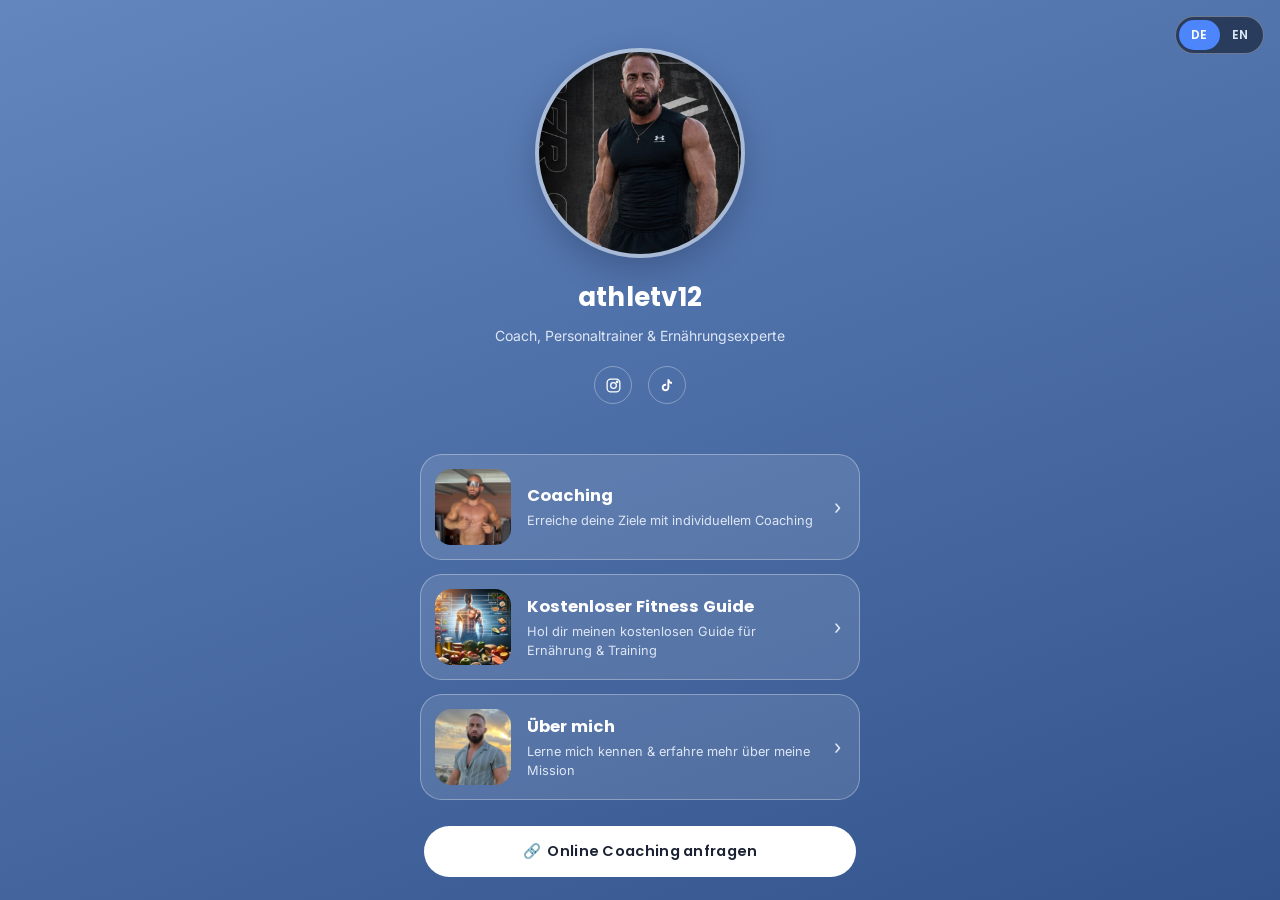
<file: index.html>
<!DOCTYPE html>
<html lang="de">
<head>
<meta charset="UTF-8">
<meta name="viewport" content="width=device-width, initial-scale=1.0">
<title>athletv12</title>
<link rel="preconnect" href="https://fonts.googleapis.com">
<link href="https://fonts.googleapis.com/css2?family=Poppins:wght@600;700&family=Inter:wght@400;500;600&display=swap" rel="stylesheet">
<link rel="stylesheet" href="/style.css">
</head>
<body>
<div class="lang-toggle">
  <button data-lang="de" class="active" onclick="setLang('de')">DE</button>
  <button data-lang="en" onclick="setLang('en')">EN</button>
</div>

<div class="phone">
  <div class="top-pad">
    <div class="avatar-ring"><img src="/avatar.jpg" alt="athletv12"></div>
    <div class="name">athletv12</div>
    <div class="tagline">
      <span data-de>Coach, Personaltrainer &amp; Ernährungsexperte</span>
      <span data-en>Coach, Personal Trainer &amp; Nutrition Expert</span>
    </div>

    <div class="socials">
      <a href="https://instagram.com/athlet_v12" aria-label="Instagram" target="_blank">
        <svg viewBox="0 0 24 24" fill="none" stroke="currentColor" stroke-width="1.8"><rect x="3" y="3" width="18" height="18" rx="5"/><circle cx="12" cy="12" r="4"/><circle cx="17.2" cy="6.8" r="1"/></svg>
      </a>
      <a href="#" aria-label="TikTok">
        <svg viewBox="0 0 24 24" fill="currentColor"><path d="M14.5 3c.3 2.1 1.7 3.7 3.9 4v2.6c-1.4 0-2.7-.4-3.9-1.2v6.4c0 3-2.4 5.2-5.3 5.2S3.9 17.8 3.9 14.8c0-2.9 2.3-5.2 5.3-5.2.3 0 .6 0 .9.1v2.7c-.3-.1-.6-.1-.9-.1-1.4 0-2.6 1.1-2.6 2.5s1.2 2.5 2.6 2.5 2.7-1.1 2.7-2.5V3h2.6z"/></svg>
      </a>
    </div>
  </div>

  <div class="chapters">
    <a class="chapter-btn" href="coaching.html">
      <img class="thumb" src="/coaching.jpg" alt="Coaching">
      <div class="label">
        <div class="title">Coaching</div>
        <div class="desc">
          <span data-de>Erreiche deine Ziele mit individuellem Coaching</span>
          <span data-en>Reach your goals with individual coaching</span>
        </div>
      </div>
      <span class="arrow">&#8250;</span>
    </a>

    <a class="chapter-btn" href="guide.html">
      <img class="thumb" src="/guide.jpg" alt="Kostenloser Fitness Guide">
      <div class="label">
        <div class="title">
          <span data-de>Kostenloser Fitness Guide</span>
          <span data-en>Free Fitness Guide</span>
        </div>
        <div class="desc">
          <span data-de>Hol dir meinen kostenlosen Guide für Ernährung &amp; Training</span>
          <span data-en>Get my free guide for nutrition &amp; training</span>
        </div>
      </div>
      <span class="arrow">&#8250;</span>
    </a>

    <a class="chapter-btn" href="ueber-mich.html">
      <img class="thumb" src="/ueber-mich-card.jpg" alt="Über mich">
      <div class="label">
        <div class="title"><span data-de>Über mich</span><span data-en>About me</span></div>
        <div class="desc">
          <span data-de>Lerne mich kennen &amp; erfahre mehr über meine Mission</span>
          <span data-en>Get to know me &amp; my mission</span>
        </div>
      </div>
      <span class="arrow">&#8250;</span>
    </a>
  </div>

  <a class="cta" href="coaching.html">
    <span data-de>&#128279;&nbsp; Online Coaching anfragen</span>
    <span data-en>&#128279;&nbsp; Request Online Coaching</span>
  </a>
</div>

<script src="/lang.js"></script>
</body>
</html>
</file>
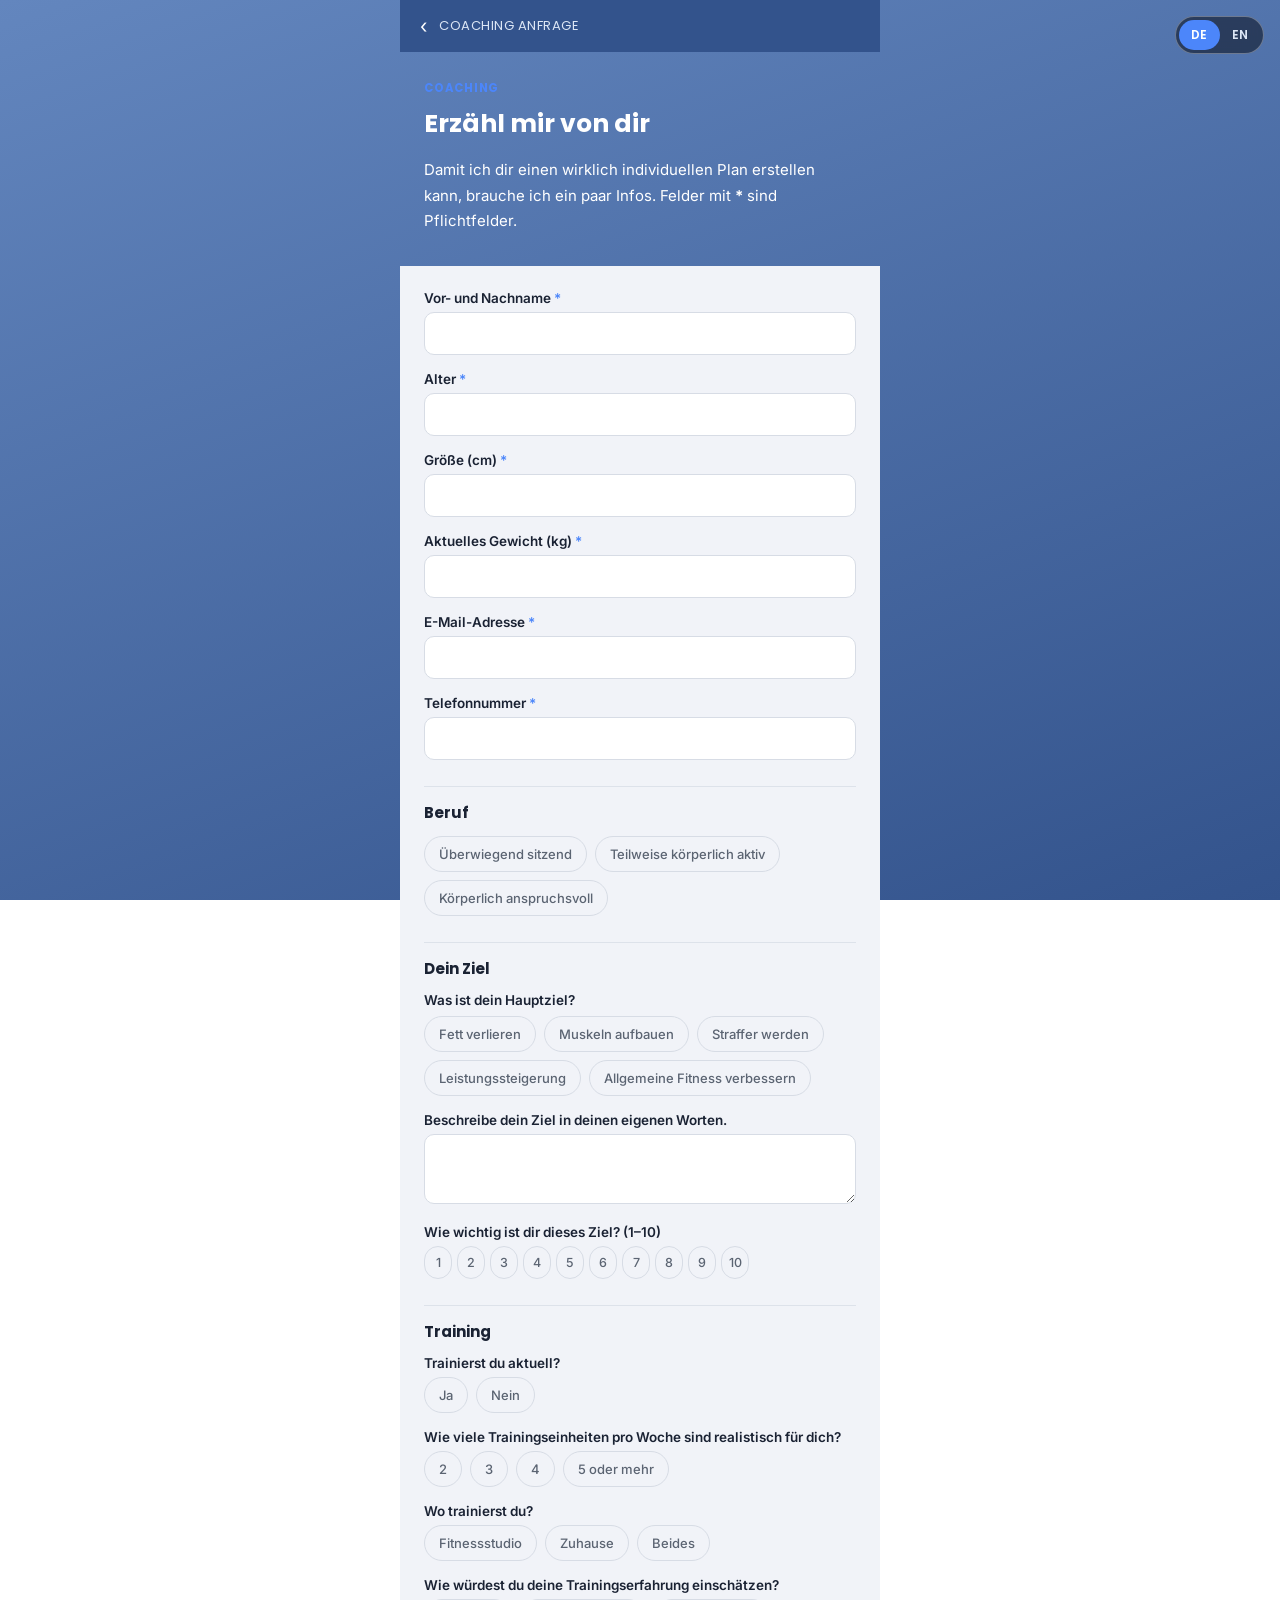
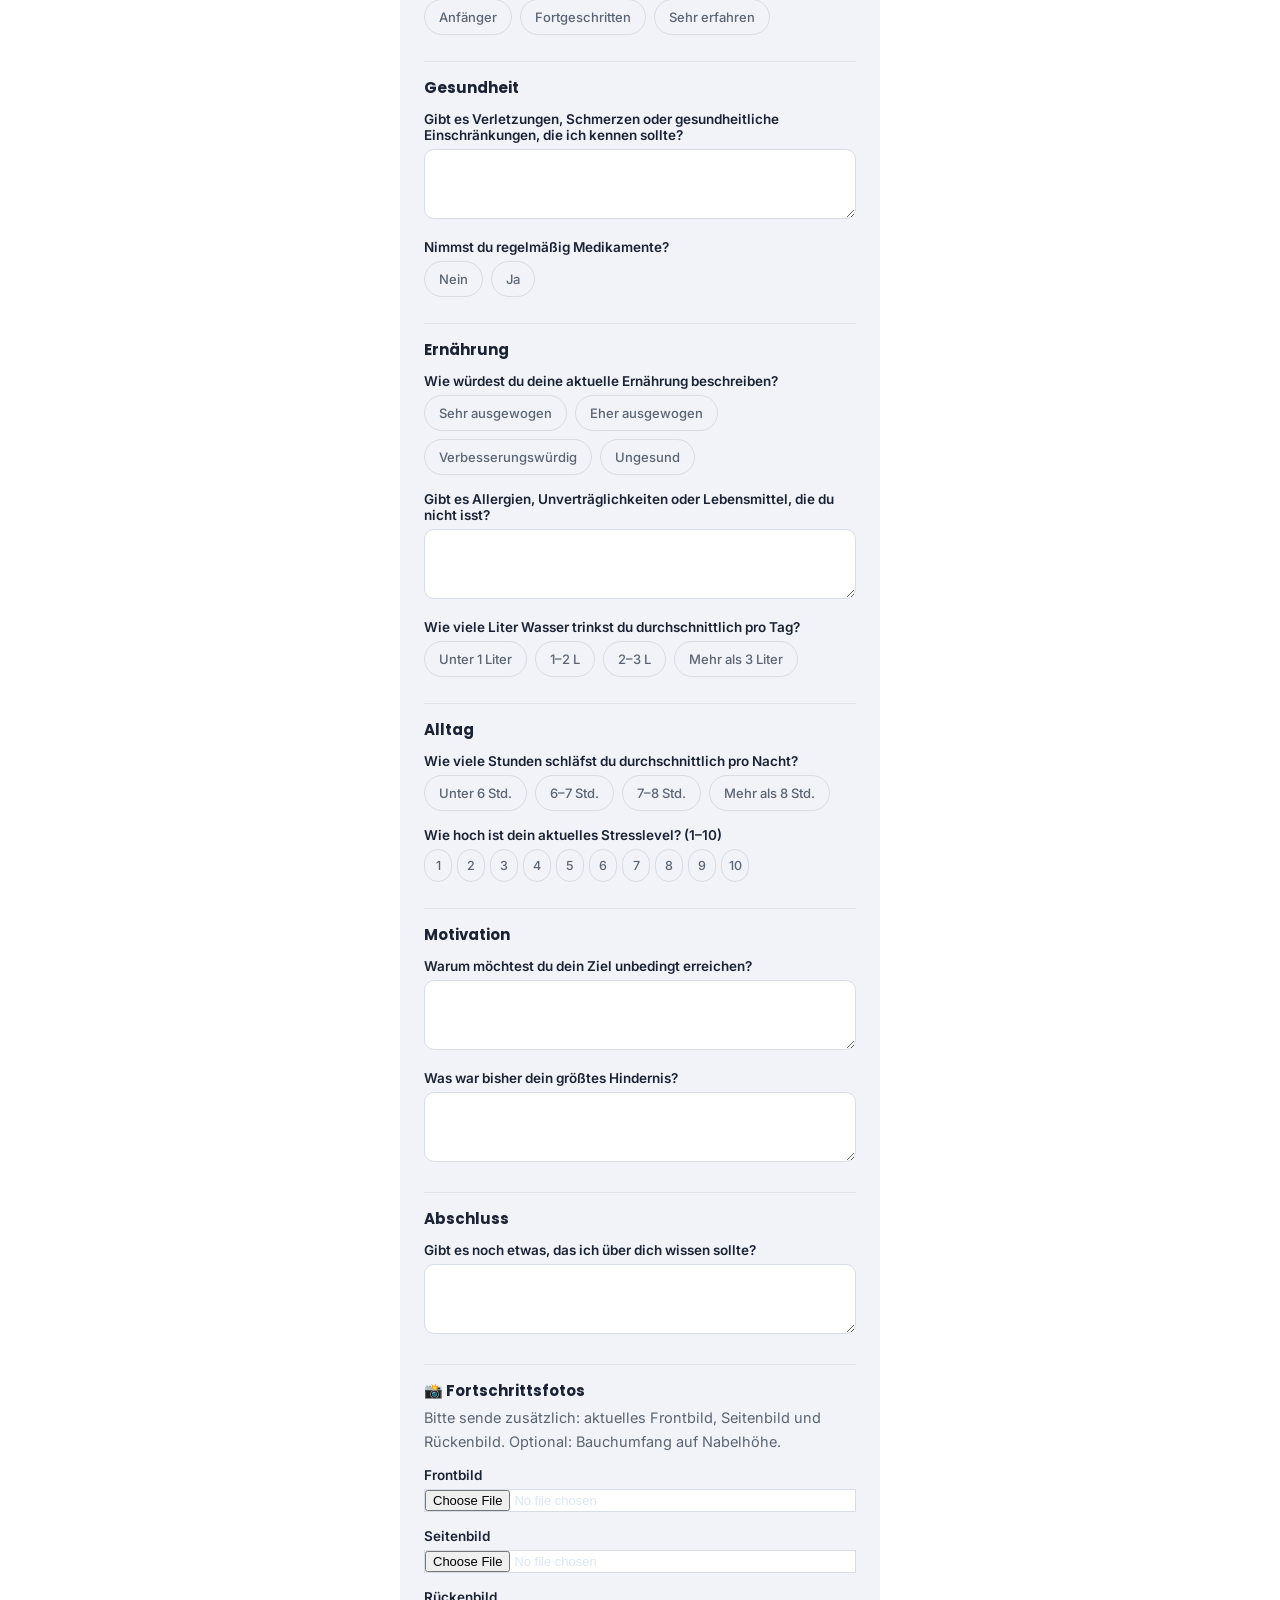
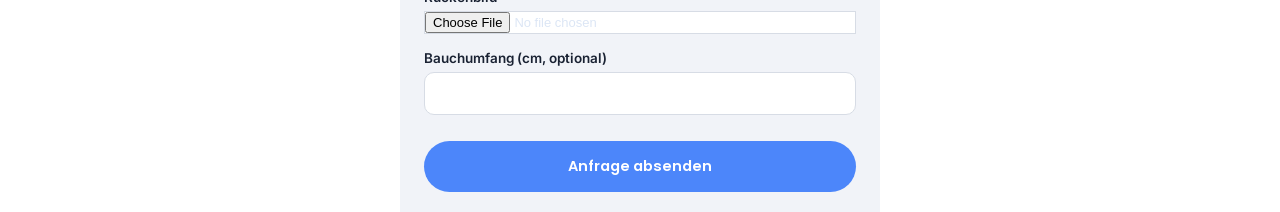
<file: coaching.html>
<!DOCTYPE html>
<html lang="de">
<head>
<meta charset="UTF-8">
<meta name="viewport" content="width=device-width, initial-scale=1.0">
<title>Coaching Anfrage — athletv12</title>
<link rel="preconnect" href="https://fonts.googleapis.com">
<link href="https://fonts.googleapis.com/css2?family=Poppins:wght@600;700&family=Inter:wght@400;500;600&display=swap" rel="stylesheet">
<link rel="stylesheet" href="/style.css">
</head>
<body>
<div class="lang-toggle">
  <button data-lang="de" class="active" onclick="setLang('de')">DE</button>
  <button data-lang="en" onclick="setLang('en')">EN</button>
</div>

<div class="phone">
  <div class="back-bar">
    <a href="index.html">&#8249;</a>
    <span data-de>Coaching Anfrage</span>
    <span data-en>Coaching Request</span>
  </div>

  <div class="section">
    <div class="kicker">COACHING</div>
    <h1><span data-de>Erzähl mir von dir</span><span data-en>Tell me about you</span></h1>
    <p class="lead">
      <span data-de>Damit ich dir einen wirklich individuellen Plan erstellen kann, brauche ich ein paar Infos. Felder mit <b>*</b> sind Pflichtfelder.</span>
      <span data-en>So I can build a truly individual plan for you, I need some information. Fields marked with <b>*</b> are required.</span>
    </p>
  </div>

  <div class="light-section">
    <form action="https://formsubmit.co/athletv12@gmail.com" method="POST" enctype="multipart/form-data">
      <input type="hidden" name="_subject" value="Neue Coaching-Anfrage — athletv12">
      <input type="hidden" name="_template" value="table">
      <input type="hidden" name="_captcha" value="false">
      <input type="hidden" name="_next" value="danke.html">
      <input type="text" name="_honey" class="hidden-honeypot" tabindex="-1" autocomplete="off">

      <div class="section" style="padding-top:24px;">

        <div class="field">
          <label><span data-de>Vor- und Nachname</span><span data-en>Full name</span> <span class="req">*</span></label>
          <input type="text" name="Vor_und_Nachname" required>
        </div>
        <div class="field">
          <label><span data-de>Alter</span><span data-en>Age</span> <span class="req">*</span></label>
          <input type="number" min="14" max="99" name="Alter" required>
        </div>
        <div class="field">
          <label><span data-de>Größe (cm)</span><span data-en>Height (cm)</span> <span class="req">*</span></label>
          <input type="number" min="120" max="230" name="Groesse_cm" required>
        </div>
        <div class="field">
          <label><span data-de>Aktuelles Gewicht (kg)</span><span data-en>Current weight (kg)</span> <span class="req">*</span></label>
          <input type="number" min="30" max="300" step="0.1" name="Gewicht_kg" required>
        </div>
        <div class="field">
          <label><span data-de>E-Mail-Adresse</span><span data-en>Email address</span> <span class="req">*</span></label>
          <input type="email" name="Email" required>
        </div>
        <div class="field">
          <label><span data-de>Telefonnummer</span><span data-en>Phone number</span> <span class="req">*</span></label>
          <input type="tel" name="Telefon" required>
        </div>

        <div class="form-section-title"><span data-de>Beruf</span><span data-en>Occupation</span></div>
        <div class="field opt-group">
          <div class="opt"><input type="radio" name="Beruf_Belastung" id="b1" value="Ueberwiegend sitzend"><label for="b1"><span data-de>Überwiegend sitzend</span><span data-en>Mostly sedentary</span></label></div>
          <div class="opt"><input type="radio" name="Beruf_Belastung" id="b2" value="Teilweise koerperlich aktiv"><label for="b2"><span data-de>Teilweise körperlich aktiv</span><span data-en>Partly physically active</span></label></div>
          <div class="opt"><input type="radio" name="Beruf_Belastung" id="b3" value="Koerperlich anspruchsvoll"><label for="b3"><span data-de>Körperlich anspruchsvoll</span><span data-en>Physically demanding</span></label></div>
        </div>

        <div class="form-section-title"><span data-de>Dein Ziel</span><span data-en>Your goal</span></div>
        <label><span data-de>Was ist dein Hauptziel?</span><span data-en>What is your main goal?</span></label>
        <div class="field opt-group" style="margin-top:8px;">
          <div class="opt"><input type="checkbox" name="Ziel_Fett_verlieren" id="z1" value="Fett verlieren"><label for="z1"><span data-de>Fett verlieren</span><span data-en>Lose fat</span></label></div>
          <div class="opt"><input type="checkbox" name="Ziel_Muskeln_aufbauen" id="z2" value="Muskeln aufbauen"><label for="z2"><span data-de>Muskeln aufbauen</span><span data-en>Build muscle</span></label></div>
          <div class="opt"><input type="checkbox" name="Ziel_Straffer_werden" id="z3" value="Straffer werden"><label for="z3"><span data-de>Straffer werden</span><span data-en>Get toned</span></label></div>
          <div class="opt"><input type="checkbox" name="Ziel_Leistungssteigerung" id="z4" value="Leistungssteigerung"><label for="z4"><span data-de>Leistungssteigerung</span><span data-en>Improve performance</span></label></div>
          <div class="opt"><input type="checkbox" name="Ziel_Allgemeine_Fitness" id="z5" value="Allgemeine Fitness verbessern"><label for="z5"><span data-de>Allgemeine Fitness verbessern</span><span data-en>Improve general fitness</span></label></div>
        </div>

        <div class="field" style="margin-top:16px;">
          <label><span data-de>Beschreibe dein Ziel in deinen eigenen Worten.</span><span data-en>Describe your goal in your own words.</span></label>
          <textarea name="Ziel_Beschreibung"></textarea>
        </div>

        <div class="field">
          <label><span data-de>Wie wichtig ist dir dieses Ziel? (1&ndash;10)</span><span data-en>How important is this goal to you? (1&ndash;10)</span></label>
          <div class="scale-row" id="scale-wichtigkeit"></div>
        </div>

        <div class="form-section-title">Training</div>
        <div class="field">
          <label><span data-de>Trainierst du aktuell?</span><span data-en>Do you currently train?</span></label>
          <div class="opt-group">
            <div class="opt"><input type="radio" name="Trainiert_aktuell" id="t1" value="Ja"><label for="t1"><span data-de>Ja</span><span data-en>Yes</span></label></div>
            <div class="opt"><input type="radio" name="Trainiert_aktuell" id="t2" value="Nein"><label for="t2"><span data-de>Nein</span><span data-en>No</span></label></div>
          </div>
        </div>
        <div class="field">
          <label><span data-de>Wie viele Trainingseinheiten pro Woche sind realistisch für dich?</span><span data-en>How many training sessions per week are realistic for you?</span></label>
          <div class="opt-group">
            <div class="opt"><input type="radio" name="Einheiten_pro_Woche" id="e1" value="2"><label for="e1">2</label></div>
            <div class="opt"><input type="radio" name="Einheiten_pro_Woche" id="e2" value="3"><label for="e2">3</label></div>
            <div class="opt"><input type="radio" name="Einheiten_pro_Woche" id="e3" value="4"><label for="e3">4</label></div>
            <div class="opt"><input type="radio" name="Einheiten_pro_Woche" id="e4" value="5 oder mehr"><label for="e4"><span data-de>5 oder mehr</span><span data-en>5 or more</span></label></div>
          </div>
        </div>
        <div class="field">
          <label><span data-de>Wo trainierst du?</span><span data-en>Where do you train?</span></label>
          <div class="opt-group">
            <div class="opt"><input type="radio" name="Trainingsort" id="o1" value="Fitnessstudio"><label for="o1"><span data-de>Fitnessstudio</span><span data-en>Gym</span></label></div>
            <div class="opt"><input type="radio" name="Trainingsort" id="o2" value="Zuhause"><label for="o2"><span data-de>Zuhause</span><span data-en>At home</span></label></div>
            <div class="opt"><input type="radio" name="Trainingsort" id="o3" value="Beides"><label for="o3"><span data-de>Beides</span><span data-en>Both</span></label></div>
          </div>
        </div>
        <div class="field">
          <label><span data-de>Wie würdest du deine Trainingserfahrung einschätzen?</span><span data-en>How would you rate your training experience?</span></label>
          <div class="opt-group">
            <div class="opt"><input type="radio" name="Trainingserfahrung" id="x1" value="Anfaenger"><label for="x1"><span data-de>Anfänger</span><span data-en>Beginner</span></label></div>
            <div class="opt"><input type="radio" name="Trainingserfahrung" id="x2" value="Fortgeschritten"><label for="x2"><span data-de>Fortgeschritten</span><span data-en>Advanced</span></label></div>
            <div class="opt"><input type="radio" name="Trainingserfahrung" id="x3" value="Sehr erfahren"><label for="x3"><span data-de>Sehr erfahren</span><span data-en>Very experienced</span></label></div>
          </div>
        </div>

        <div class="form-section-title"><span data-de>Gesundheit</span><span data-en>Health</span></div>
        <div class="field">
          <label><span data-de>Gibt es Verletzungen, Schmerzen oder gesundheitliche Einschränkungen, die ich kennen sollte?</span><span data-en>Are there any injuries, pain or health limitations I should know about?</span></label>
          <textarea name="Verletzungen_Einschraenkungen"></textarea>
        </div>
        <div class="field">
          <label><span data-de>Nimmst du regelmäßig Medikamente?</span><span data-en>Do you regularly take medication?</span></label>
          <div class="opt-group">
            <div class="opt"><input type="radio" name="Medikamente" id="m1" value="Nein"><label for="m1"><span data-de>Nein</span><span data-en>No</span></label></div>
            <div class="opt"><input type="radio" name="Medikamente" id="m2" value="Ja"><label for="m2"><span data-de>Ja</span><span data-en>Yes</span></label></div>
          </div>
        </div>
        <div class="field" id="med-details" style="display:none;">
          <label><span data-de>Falls ja, welche?</span><span data-en>If yes, which ones?</span></label>
          <textarea name="Medikamente_welche"></textarea>
        </div>

        <div class="form-section-title"><span data-de>Ernährung</span><span data-en>Nutrition</span></div>
        <div class="field">
          <label><span data-de>Wie würdest du deine aktuelle Ernährung beschreiben?</span><span data-en>How would you describe your current diet?</span></label>
          <div class="opt-group">
            <div class="opt"><input type="radio" name="Ernaehrung_Einschaetzung" id="n1" value="Sehr ausgewogen"><label for="n1"><span data-de>Sehr ausgewogen</span><span data-en>Very balanced</span></label></div>
            <div class="opt"><input type="radio" name="Ernaehrung_Einschaetzung" id="n2" value="Eher ausgewogen"><label for="n2"><span data-de>Eher ausgewogen</span><span data-en>Fairly balanced</span></label></div>
            <div class="opt"><input type="radio" name="Ernaehrung_Einschaetzung" id="n3" value="Verbesserungswuerdig"><label for="n3"><span data-de>Verbesserungswürdig</span><span data-en>Needs improvement</span></label></div>
            <div class="opt"><input type="radio" name="Ernaehrung_Einschaetzung" id="n4" value="Ungesund"><label for="n4"><span data-de>Ungesund</span><span data-en>Unhealthy</span></label></div>
          </div>
        </div>
        <div class="field">
          <label><span data-de>Gibt es Allergien, Unverträglichkeiten oder Lebensmittel, die du nicht isst?</span><span data-en>Any allergies, intolerances or foods you don't eat?</span></label>
          <textarea name="Allergien_Unvertraeglichkeiten"></textarea>
        </div>
        <div class="field">
          <label><span data-de>Wie viele Liter Wasser trinkst du durchschnittlich pro Tag?</span><span data-en>How many litres of water do you drink per day on average?</span></label>
          <div class="opt-group">
            <div class="opt"><input type="radio" name="Wasser_pro_Tag" id="w1" value="Unter 1 Liter"><label for="w1"><span data-de>Unter 1 Liter</span><span data-en>Less than 1L</span></label></div>
            <div class="opt"><input type="radio" name="Wasser_pro_Tag" id="w2" value="1-2 Liter"><label for="w2">1&ndash;2 L</label></div>
            <div class="opt"><input type="radio" name="Wasser_pro_Tag" id="w3" value="2-3 Liter"><label for="w3">2&ndash;3 L</label></div>
            <div class="opt"><input type="radio" name="Wasser_pro_Tag" id="w4" value="Mehr als 3 Liter"><label for="w4"><span data-de>Mehr als 3 Liter</span><span data-en>More than 3L</span></label></div>
          </div>
        </div>

        <div class="form-section-title"><span data-de>Alltag</span><span data-en>Daily life</span></div>
        <div class="field">
          <label><span data-de>Wie viele Stunden schläfst du durchschnittlich pro Nacht?</span><span data-en>How many hours do you sleep per night on average?</span></label>
          <div class="opt-group">
            <div class="opt"><input type="radio" name="Schlaf_Stunden" id="s1" value="Unter 6 Stunden"><label for="s1"><span data-de>Unter 6 Std.</span><span data-en>Less than 6h</span></label></div>
            <div class="opt"><input type="radio" name="Schlaf_Stunden" id="s2" value="6-7 Stunden"><label for="s2">6&ndash;7 Std.</label></div>
            <div class="opt"><input type="radio" name="Schlaf_Stunden" id="s3" value="7-8 Stunden"><label for="s3">7&ndash;8 Std.</label></div>
            <div class="opt"><input type="radio" name="Schlaf_Stunden" id="s4" value="Mehr als 8 Stunden"><label for="s4"><span data-de>Mehr als 8 Std.</span><span data-en>More than 8h</span></label></div>
          </div>
        </div>
        <div class="field">
          <label><span data-de>Wie hoch ist dein aktuelles Stresslevel? (1&ndash;10)</span><span data-en>How high is your current stress level? (1&ndash;10)</span></label>
          <div class="scale-row" id="scale-stress"></div>
        </div>

        <div class="form-section-title">Motivation</div>
        <div class="field">
          <label><span data-de>Warum möchtest du dein Ziel unbedingt erreichen?</span><span data-en>Why do you really want to reach your goal?</span></label>
          <textarea name="Warum_Ziel_erreichen"></textarea>
        </div>
        <div class="field">
          <label><span data-de>Was war bisher dein größtes Hindernis?</span><span data-en>What has been your biggest obstacle so far?</span></label>
          <textarea name="Groesstes_Hindernis"></textarea>
        </div>

        <div class="form-section-title"><span data-de>Abschluss</span><span data-en>Final questions</span></div>
        <div class="field">
          <label><span data-de>Gibt es noch etwas, das ich über dich wissen sollte?</span><span data-en>Is there anything else I should know about you?</span></label>
          <textarea name="Sonstiges"></textarea>
        </div>

        <div class="form-section-title">
          <span data-de>&#128248; Fortschrittsfotos</span><span data-en>&#128248; Progress photos</span>
        </div>
        <p class="form-note">
          <span data-de>Bitte sende zusätzlich: aktuelles Frontbild, Seitenbild und Rückenbild. Optional: Bauchumfang auf Nabelhöhe.</span>
          <span data-en>Please also send: a current front, side and back photo. Optional: waist circumference at navel height.</span>
        </p>
        <div class="field">
          <label><span data-de>Frontbild</span><span data-en>Front photo</span></label>
          <input type="file" name="Frontbild" accept="image/*">
        </div>
        <div class="field">
          <label><span data-de>Seitenbild</span><span data-en>Side photo</span></label>
          <input type="file" name="Seitenbild" accept="image/*">
        </div>
        <div class="field">
          <label><span data-de>Rückenbild</span><span data-en>Back photo</span></label>
          <input type="file" name="Rueckenbild" accept="image/*">
        </div>
        <div class="field">
          <label><span data-de>Bauchumfang (cm, optional)</span><span data-en>Waist circumference (cm, optional)</span></label>
          <input type="number" step="0.1" name="Bauchumfang_cm">
        </div>

        <div class="submit-row">
          <button type="submit" class="btn-primary">
            <span data-de>Anfrage absenden</span><span data-en>Send request</span>
          </button>
        </div>
      </div>
    </form>
  </div>
</div>

<script src="/lang.js"></script>
<script>
  var wichtigkeit = document.getElementById('scale-wichtigkeit');
  var stress = document.getElementById('scale-stress');
  for (var i=1;i<=10;i++){
    wichtigkeit.insertAdjacentHTML('beforeend', '<div class="opt"><input type="radio" name="Wichtigkeit_Ziel" id="wi'+i+'" value="'+i+'"><label for="wi'+i+'">'+i+'</label></div>');
    stress.insertAdjacentHTML('beforeend', '<div class="opt"><input type="radio" name="Stresslevel" id="st'+i+'" value="'+i+'"><label for="st'+i+'">'+i+'</label></div>');
  }
  document.querySelectorAll('input[name=Medikamente]').forEach(function(r){
    r.addEventListener('change', function(){
      document.getElementById('med-details').style.display = (this.value === 'Ja') ? 'block' : 'none';
    });
  });
</script>
</body>
</html>
</file>
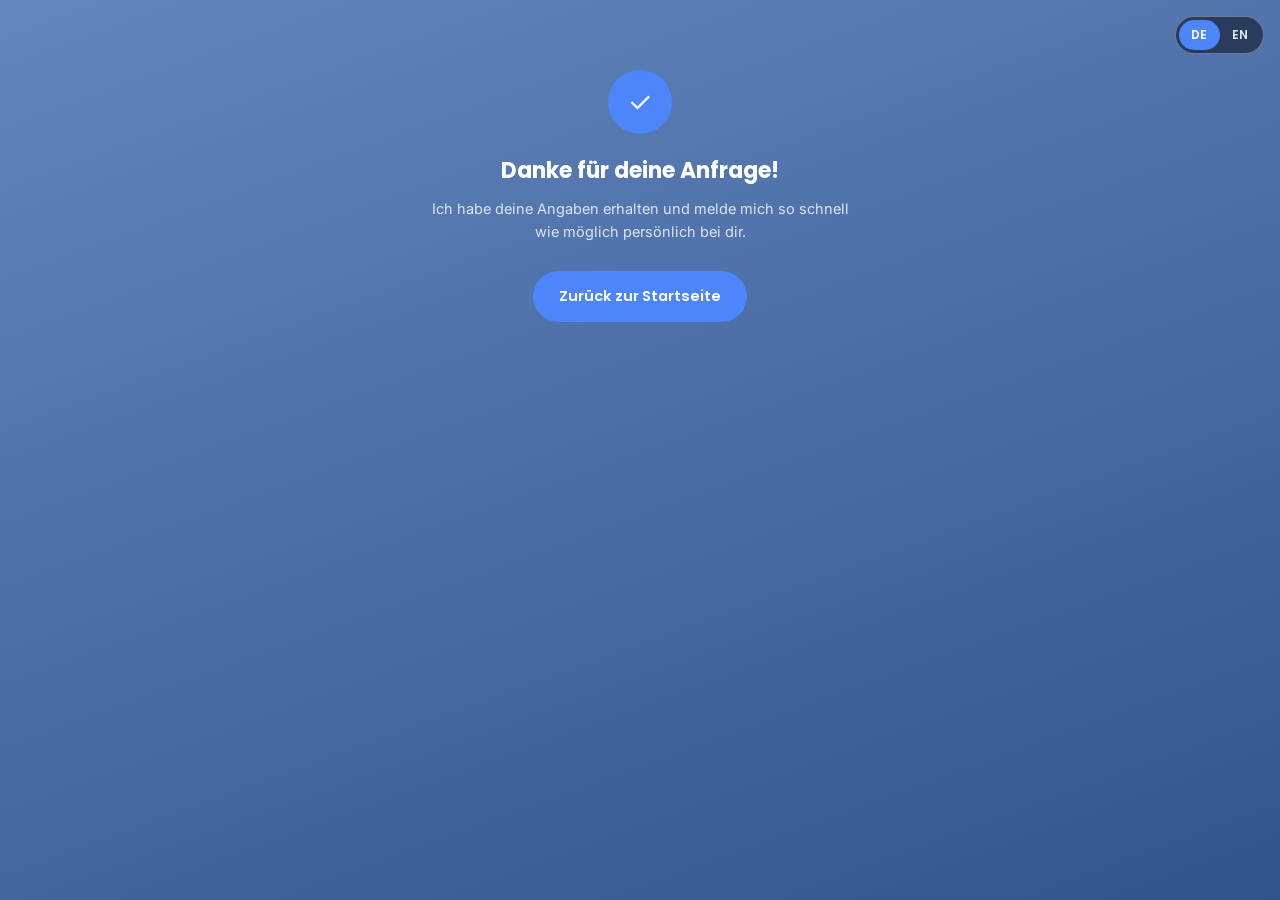
<file: danke.html>
<!DOCTYPE html>
<html lang="de">
<head>
<meta charset="UTF-8">
<meta name="viewport" content="width=device-width, initial-scale=1.0">
<title>Danke — athletv12</title>
<link rel="preconnect" href="https://fonts.googleapis.com">
<link href="https://fonts.googleapis.com/css2?family=Poppins:wght@600;700&family=Inter:wght@400;500;600&display=swap" rel="stylesheet">
<link rel="stylesheet" href="/style.css">
</head>
<body>
<div class="lang-toggle">
  <button data-lang="de" class="active" onclick="setLang('de')">DE</button>
  <button data-lang="en" onclick="setLang('en')">EN</button>
</div>

<div class="phone">
  <div class="confirm-box">
    <div class="check-circle">&#10003;</div>
    <h1 style="font-size:22px; margin-bottom:10px;">
      <span data-de>Danke für deine Anfrage!</span>
      <span data-en>Thanks for your request!</span>
    </h1>
    <p style="color:var(--text-muted); font-size:14.5px; line-height:1.6; margin-bottom:28px;">
      <span data-de>Ich habe deine Angaben erhalten und melde mich so schnell wie möglich persönlich bei dir.</span>
      <span data-en>I've received your details and will get back to you personally as soon as possible.</span>
    </p>
    <a class="btn-primary" href="index.html">
      <span data-de>Zurück zur Startseite</span>
      <span data-en>Back to homepage</span>
    </a>
  </div>
</div>

<script src="/lang.js"></script>
</body>
</html>
</file>
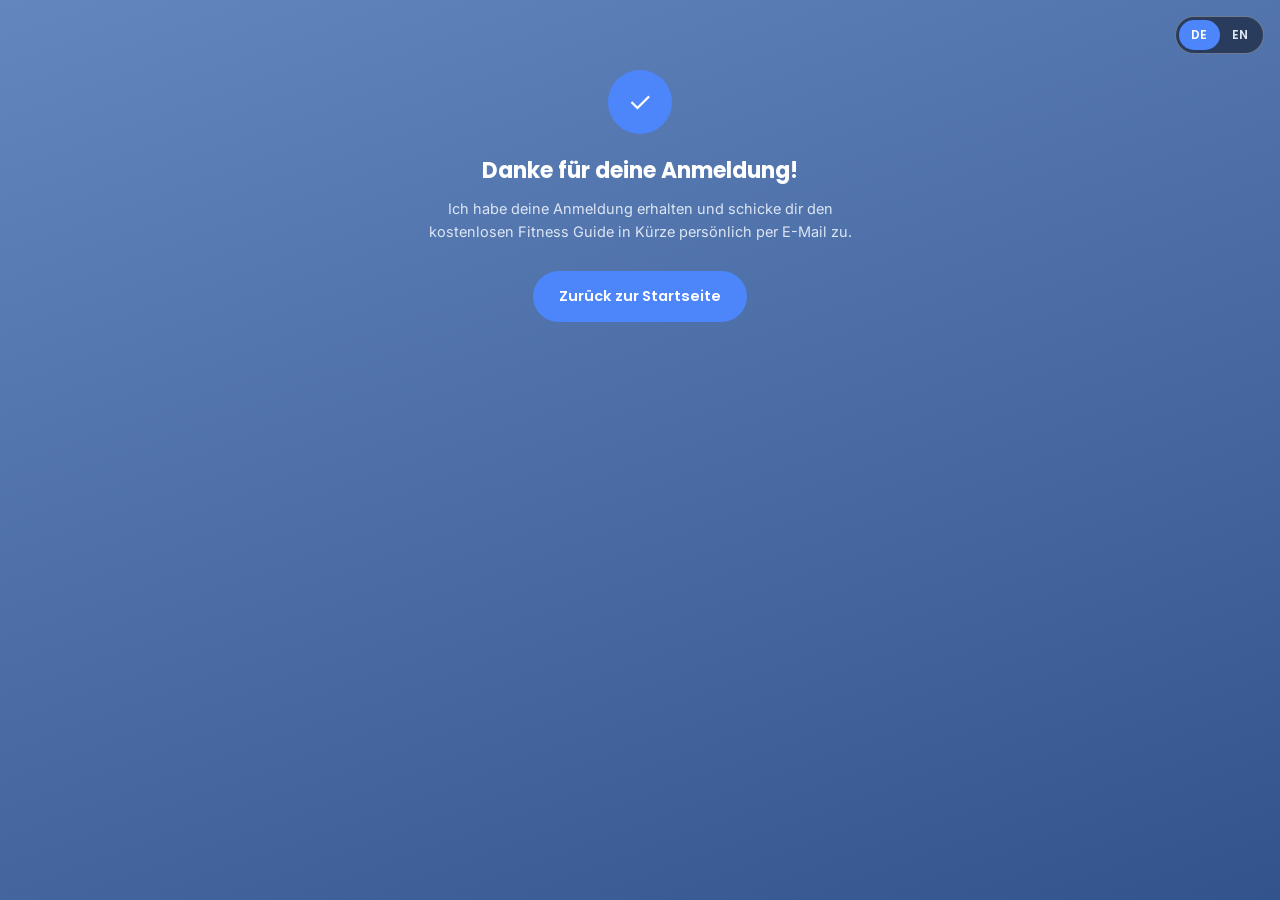
<file: guide-danke.html>
<!DOCTYPE html>
<html lang="de">
<head>
<meta charset="UTF-8">
<meta name="viewport" content="width=device-width, initial-scale=1.0">
<title>Danke — athletv12</title>
<link rel="preconnect" href="https://fonts.googleapis.com">
<link href="https://fonts.googleapis.com/css2?family=Poppins:wght@600;700&family=Inter:wght@400;500;600&display=swap" rel="stylesheet">
<link rel="stylesheet" href="/style.css">
</head>
<body>
<div class="lang-toggle">
  <button data-lang="de" class="active" onclick="setLang('de')">DE</button>
  <button data-lang="en" onclick="setLang('en')">EN</button>
</div>

<div class="phone">
  <div class="confirm-box">
    <div class="check-circle">&#10003;</div>
    <h1 style="font-size:22px; margin-bottom:10px;">
      <span data-de>Danke für deine Anmeldung!</span>
      <span data-en>Thanks for signing up!</span>
    </h1>
    <p style="color:var(--text-muted); font-size:14.5px; line-height:1.6; margin-bottom:28px;">
      <span data-de>Ich habe deine Anmeldung erhalten und schicke dir den kostenlosen Fitness Guide in Kürze persönlich per E-Mail zu.</span>
      <span data-en>I've received your sign-up and will personally send you the free fitness guide by email shortly.</span>
    </p>
    <a class="btn-primary" href="index.html">
      <span data-de>Zurück zur Startseite</span>
      <span data-en>Back to homepage</span>
    </a>
  </div>
</div>

<script src="/lang.js"></script>
</body>
</html>
</file>
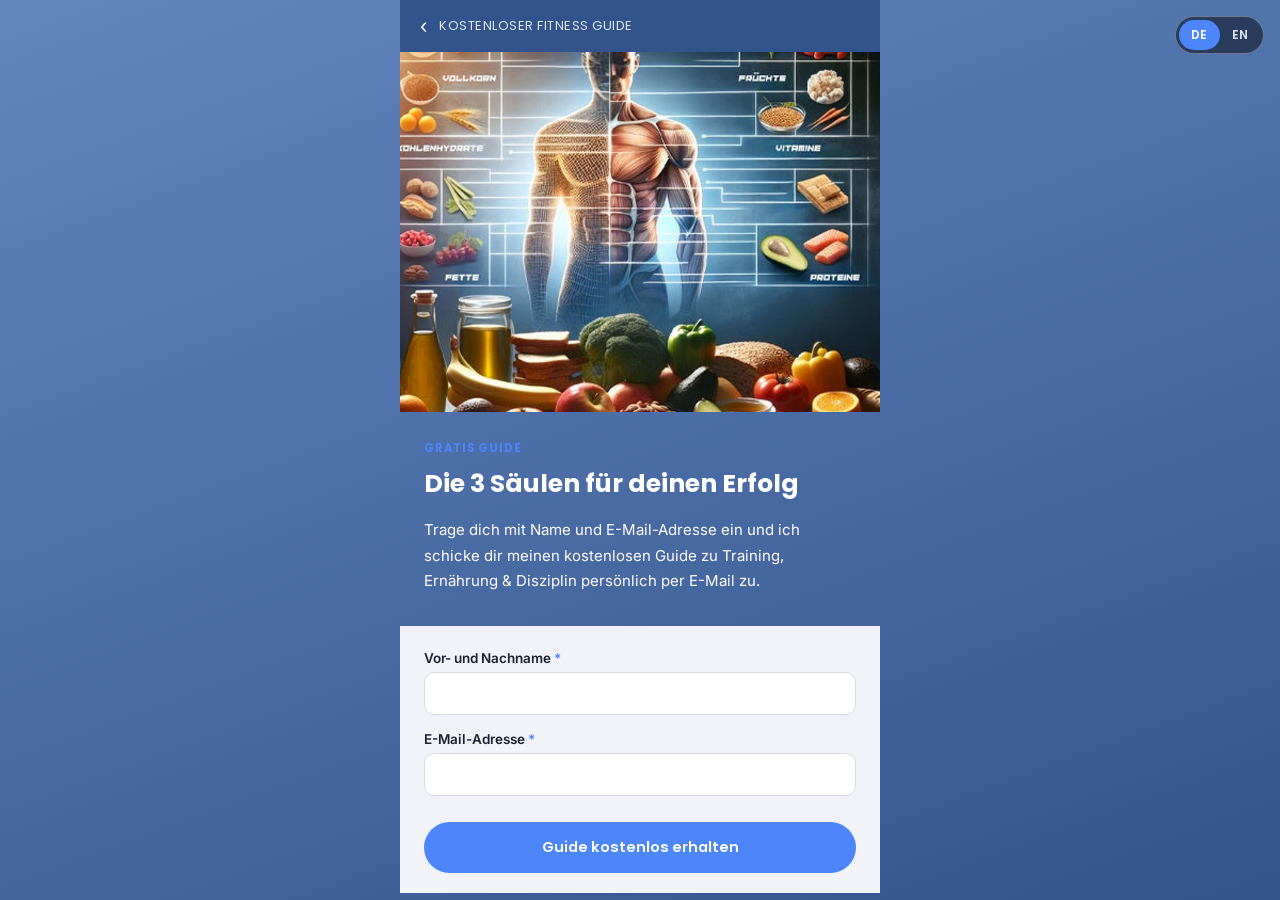
<file: guide.html>
<!DOCTYPE html>
<html lang="de">
<head>
<meta charset="UTF-8">
<meta name="viewport" content="width=device-width, initial-scale=1.0">
<title>Kostenloser Fitness Guide — athletv12</title>
<link rel="preconnect" href="https://fonts.googleapis.com">
<link href="https://fonts.googleapis.com/css2?family=Poppins:wght@600;700&family=Inter:wght@400;500;600&display=swap" rel="stylesheet">
<link rel="stylesheet" href="/style.css">
</head>
<body>
<div class="lang-toggle">
  <button data-lang="de" class="active" onclick="setLang('de')">DE</button>
  <button data-lang="en" onclick="setLang('en')">EN</button>
</div>

<div class="phone">
  <div class="back-bar">
    <a href="index.html">&#8249;</a>
    <span data-de>Kostenloser Fitness Guide</span>
    <span data-en>Free Fitness Guide</span>
  </div>

  <img class="hero-photo" src="/guide.jpg" alt="Fitness Guide">

  <div class="section">
    <div class="kicker">GRATIS GUIDE</div>
    <h1><span data-de>Die 3 Säulen für deinen Erfolg</span><span data-en>The 3 pillars of your success</span></h1>
    <p class="lead">
      <span data-de>Trage dich mit Name und E-Mail-Adresse ein und ich schicke dir meinen kostenlosen Guide zu Training, Ernährung &amp; Disziplin persönlich per E-Mail zu.</span>
      <span data-en>Enter your name and email address and I'll personally send you my free guide on training, nutrition &amp; discipline by email.</span>
    </p>
  </div>

  <div class="light-section">
    <form action="https://formsubmit.co/athletv12@gmail.com" method="POST">
      <input type="hidden" name="_subject" value="Neue Anmeldung – Kostenloser Fitness Guide">
      <input type="hidden" name="_template" value="table">
      <input type="hidden" name="_captcha" value="false">
      <input type="hidden" name="_next" value="guide-danke.html">
      <input type="text" name="_honey" class="hidden-honeypot" tabindex="-1" autocomplete="off">

      <div class="section" style="padding-top:24px;">
        <div class="field">
          <label><span data-de>Vor- und Nachname</span><span data-en>Full name</span> <span class="req">*</span></label>
          <input type="text" name="Name" required>
        </div>
        <div class="field">
          <label><span data-de>E-Mail-Adresse</span><span data-en>Email address</span> <span class="req">*</span></label>
          <input type="email" name="Email" required>
        </div>
        <div class="submit-row">
          <button type="submit" class="btn-primary">
            <span data-de>Guide kostenlos erhalten</span><span data-en>Get the free guide</span>
          </button>
        </div>
      </div>
    </form>
  </div>
</div>

<script src="/lang.js"></script>
</body>
</html>
</file>
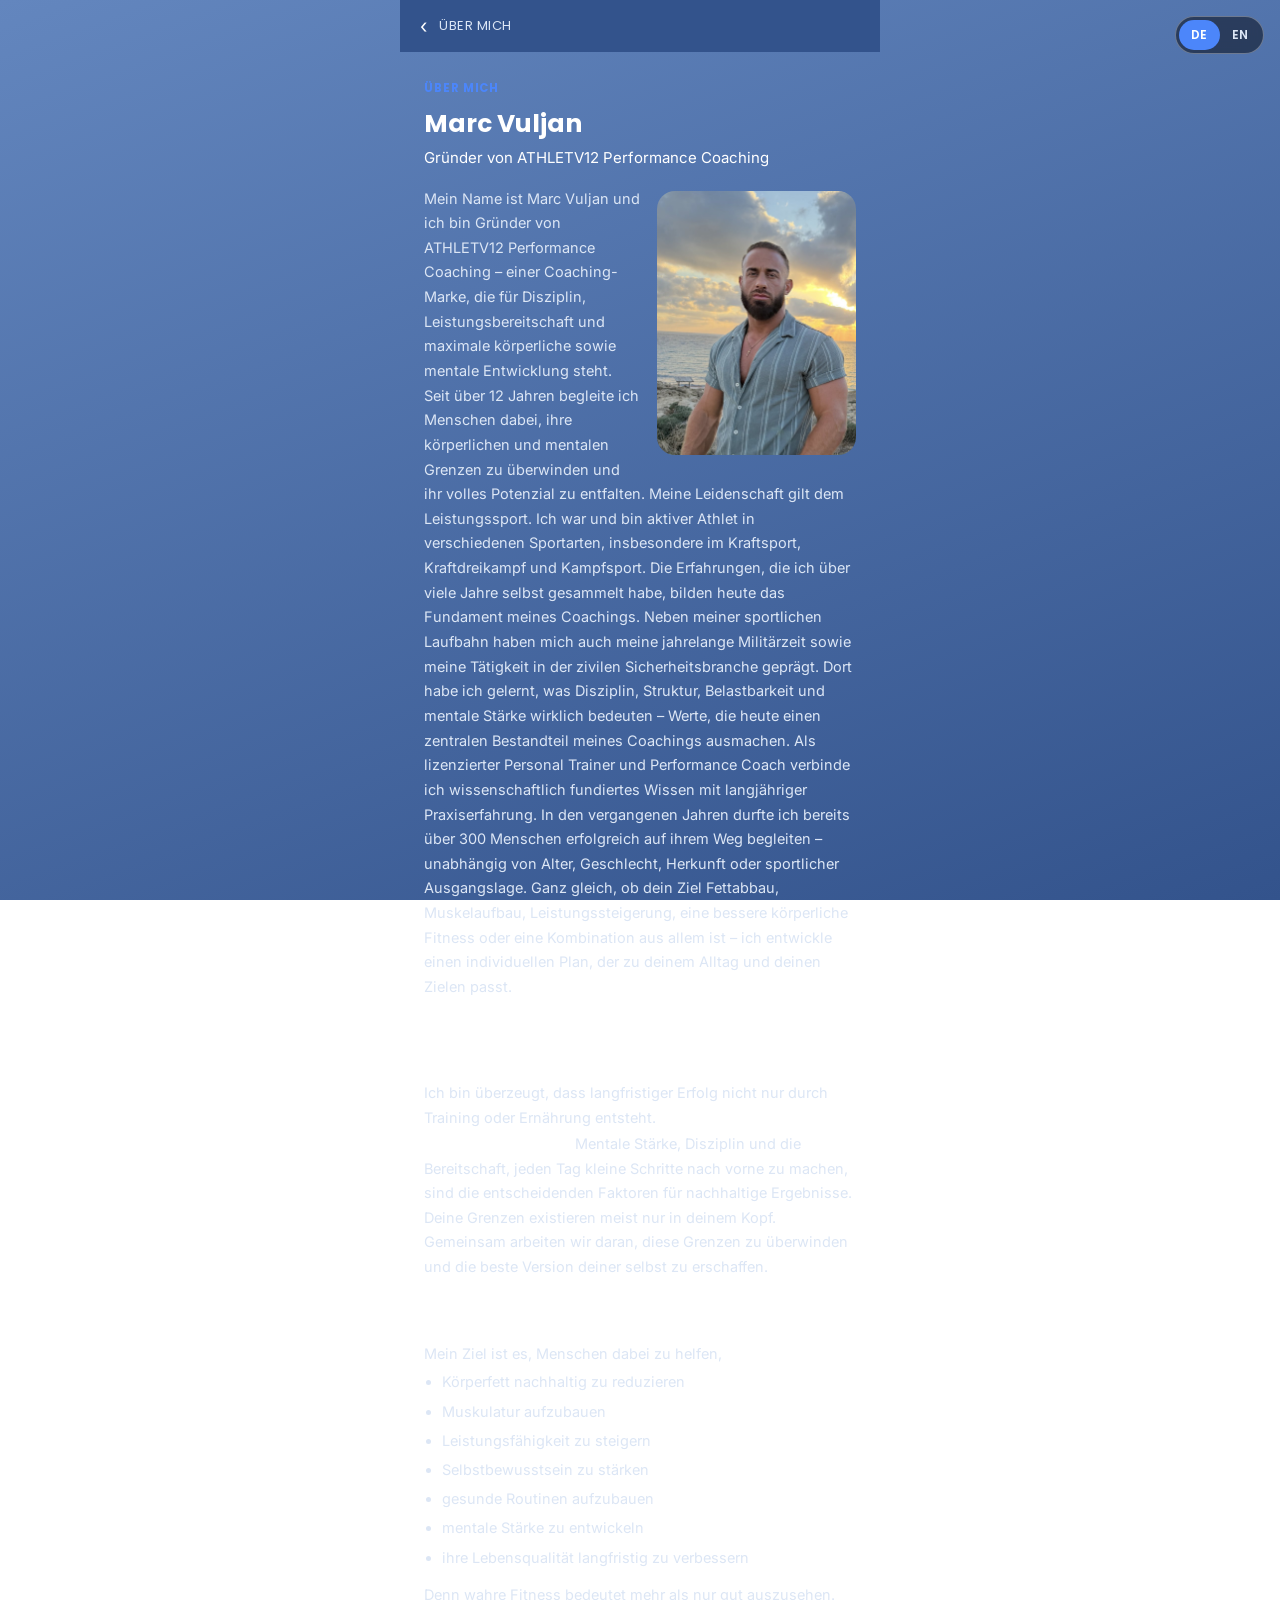
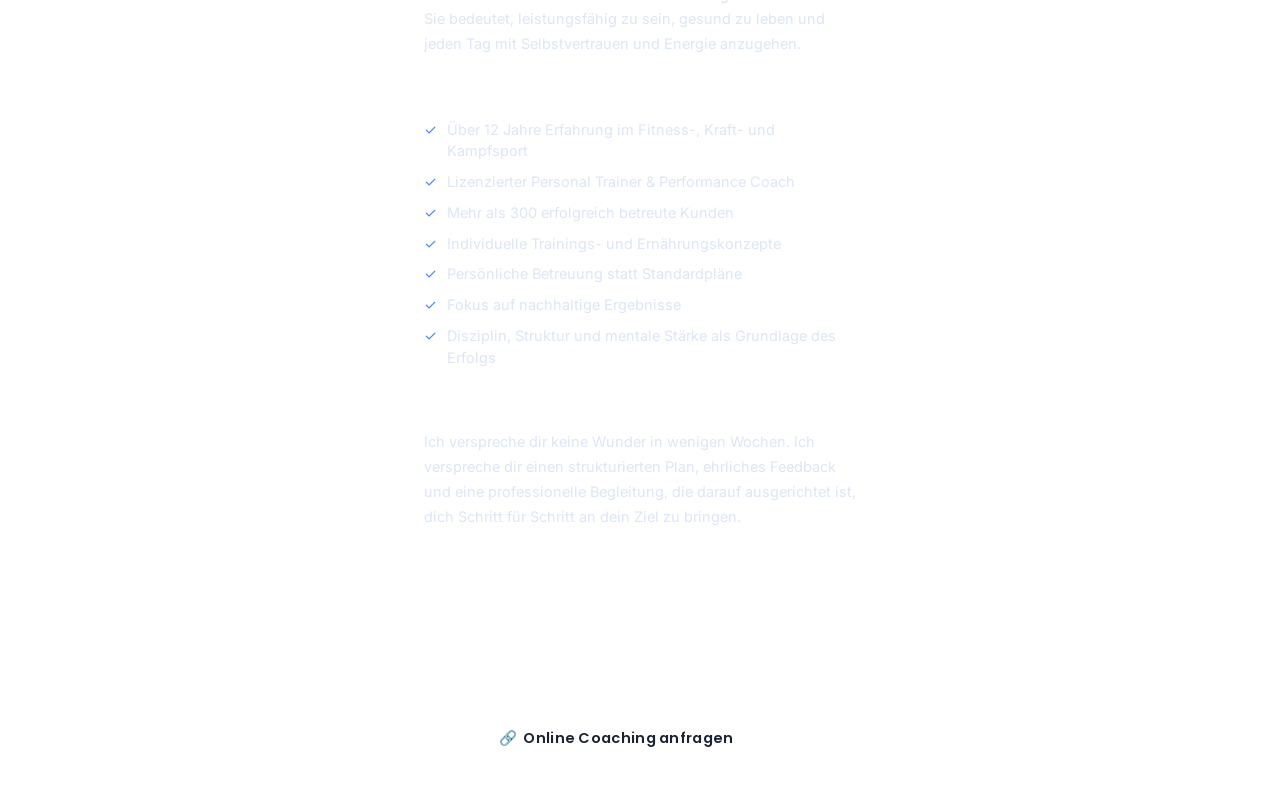
<file: ueber-mich.html>
<!DOCTYPE html>
<html lang="de">
<head>
<meta charset="UTF-8">
<meta name="viewport" content="width=device-width, initial-scale=1.0">
<title>Über mich — athletv12</title>
<link rel="preconnect" href="https://fonts.googleapis.com">
<link href="https://fonts.googleapis.com/css2?family=Poppins:wght@600;700&family=Inter:wght@400;500;600&display=swap" rel="stylesheet">
<link rel="stylesheet" href="/style.css">
<style>
  .portrait{ width: 46%; float:right; margin: 4px 0 14px 16px; border-radius:18px; object-fit:cover; object-position: top center; aspect-ratio:3/4; }
  .section p{ clear:none; }
  .checklist{ list-style:none; margin: 4px 0 18px; }
  .checklist li{ display:flex; gap:10px; margin-bottom:9px; font-size:14.5px; line-height:1.5; color:var(--text-muted); }
  .checklist li .m{ color:var(--blue); flex-shrink:0; }
  .mission-list{ margin: 4px 0 14px 0; padding-left:18px; }
  .mission-list li{ margin-bottom:6px; font-size:14.5px; line-height:1.6; color:var(--text-muted); }
  .tagline-final{ text-align:center; font-family:'Poppins',sans-serif; font-weight:700; font-size:15.5px;
    padding: 26px 10px 40px; }
</style>
</head>
<body>
<div class="lang-toggle">
  <button data-lang="de" class="active" onclick="setLang('de')">DE</button>
  <button data-lang="en" onclick="setLang('en')">EN</button>
</div>

<div class="phone">
  <div class="back-bar">
    <a href="index.html">&#8249;</a>
    <span data-de>Über mich</span>
    <span data-en>About me</span>
  </div>

  <div class="section">
    <div class="kicker"><span data-de>ÜBER MICH</span><span data-en>ABOUT ME</span></div>
    <h1 style="margin-bottom:2px;">Marc Vuljan</h1>
    <p class="lead" style="margin-bottom:16px;">
      <span data-de>Gründer von ATHLETV12 Performance Coaching</span>
      <span data-en>Founder of ATHLETV12 Performance Coaching</span>
    </p>

    <img class="portrait" src="/ueber-mich.jpg" alt="Marc Vuljan">

    <p data-de>Mein Name ist Marc Vuljan und ich bin Gründer von ATHLETV12 Performance Coaching – einer Coaching-Marke, die für Disziplin, Leistungsbereitschaft und maximale körperliche sowie mentale Entwicklung steht.</p>
    <p data-en>My name is Marc Vuljan and I'm the founder of ATHLETV12 Performance Coaching – a coaching brand built on discipline, drive, and maximum physical and mental development.</p>

    <p data-de>Seit über 12 Jahren begleite ich Menschen dabei, ihre körperlichen und mentalen Grenzen zu überwinden und ihr volles Potenzial zu entfalten.</p>
    <p data-en>For over 12 years I've helped people push past their physical and mental limits and unlock their full potential.</p>

    <p data-de>Meine Leidenschaft gilt dem Leistungssport. Ich war und bin aktiver Athlet in verschiedenen Sportarten, insbesondere im Kraftsport, Kraftdreikampf und Kampfsport. Die Erfahrungen, die ich über viele Jahre selbst gesammelt habe, bilden heute das Fundament meines Coachings.</p>
    <p data-en>My passion lies in competitive sport. I have been – and still am – an active athlete in various disciplines, especially strength sports, powerlifting and combat sports. The experience I've gathered myself over many years forms the foundation of my coaching today.</p>

    <p data-de>Neben meiner sportlichen Laufbahn haben mich auch meine jahrelange Militärzeit sowie meine Tätigkeit in der zivilen Sicherheitsbranche geprägt. Dort habe ich gelernt, was Disziplin, Struktur, Belastbarkeit und mentale Stärke wirklich bedeuten – Werte, die heute einen zentralen Bestandteil meines Coachings ausmachen.</p>
    <p data-en>Alongside my athletic career, my years in the military and my work in the civilian security industry have shaped me. There I learned what discipline, structure, resilience and mental strength really mean – values that are now a core part of my coaching.</p>

    <p data-de>Als lizenzierter Personal Trainer und Performance Coach verbinde ich wissenschaftlich fundiertes Wissen mit langjähriger Praxiserfahrung. In den vergangenen Jahren durfte ich bereits über 300 Menschen erfolgreich auf ihrem Weg begleiten – unabhängig von Alter, Geschlecht, Herkunft oder sportlicher Ausgangslage.</p>
    <p data-en>As a licensed personal trainer and performance coach, I combine scientifically grounded knowledge with years of hands-on experience. Over the past years I've had the privilege of successfully guiding more than 300 people – regardless of age, gender, background or starting fitness level.</p>

    <p data-de style="clear:both;">Ganz gleich, ob dein Ziel Fettabbau, Muskelaufbau, Leistungssteigerung, eine bessere körperliche Fitness oder eine Kombination aus allem ist – ich entwickle einen individuellen Plan, der zu deinem Alltag und deinen Zielen passt.</p>
    <p data-en style="clear:both;">Whatever your goal – fat loss, muscle gain, better performance, improved fitness, or a combination of it all – I build an individual plan that fits your everyday life and your goals.</p>

    <hr class="rule">

    <h2><span data-de>Meine Philosophie</span><span data-en>My philosophy</span></h2>
    <p data-de>Ich bin überzeugt, dass langfristiger Erfolg nicht nur durch Training oder Ernährung entsteht.</p>
    <p data-en>I believe long-term success isn't built through training or nutrition alone.</p>
    <p class="lead" data-de><b>Ein starker Körper braucht einen starken Geist.</b></p>
    <p class="lead" data-en><b>A strong body needs a strong mind.</b></p>
    <p data-de>Mentale Stärke, Disziplin und die Bereitschaft, jeden Tag kleine Schritte nach vorne zu machen, sind die entscheidenden Faktoren für nachhaltige Ergebnisse.</p>
    <p data-en>Mental strength, discipline and the willingness to take small steps forward every day are the deciding factors for lasting results.</p>
    <p data-de>Deine Grenzen existieren meist nur in deinem Kopf. Gemeinsam arbeiten wir daran, diese Grenzen zu überwinden und die beste Version deiner selbst zu erschaffen.</p>
    <p data-en>Your limits mostly exist only in your head. Together we work on pushing past those limits and building the best version of yourself.</p>

    <h2><span data-de>Meine Mission</span><span data-en>My mission</span></h2>
    <p data-de>Mein Ziel ist es, Menschen dabei zu helfen,</p>
    <p data-en>My goal is to help people</p>
    <ul class="mission-list">
      <li><span data-de>Körperfett nachhaltig zu reduzieren</span><span data-en>reduce body fat sustainably</span></li>
      <li><span data-de>Muskulatur aufzubauen</span><span data-en>build muscle</span></li>
      <li><span data-de>Leistungsfähigkeit zu steigern</span><span data-en>increase performance</span></li>
      <li><span data-de>Selbstbewusstsein zu stärken</span><span data-en>build self-confidence</span></li>
      <li><span data-de>gesunde Routinen aufzubauen</span><span data-en>build healthy routines</span></li>
      <li><span data-de>mentale Stärke zu entwickeln</span><span data-en>develop mental strength</span></li>
      <li><span data-de>ihre Lebensqualität langfristig zu verbessern</span><span data-en>improve their quality of life long-term</span></li>
    </ul>
    <p data-de>Denn wahre Fitness bedeutet mehr als nur gut auszusehen. Sie bedeutet, leistungsfähig zu sein, gesund zu leben und jeden Tag mit Selbstvertrauen und Energie anzugehen.</p>
    <p data-en>Because true fitness means more than just looking good. It means being capable, living healthily, and facing every day with confidence and energy.</p>

    <h2><span data-de>Warum ATHLETV12?</span><span data-en>Why ATHLETV12?</span></h2>
    <ul class="checklist">
      <li><span class="m">&#10003;</span><span data-de>Über 12 Jahre Erfahrung im Fitness-, Kraft- und Kampfsport</span><span data-en>Over 12 years of experience in fitness, strength and combat sports</span></li>
      <li><span class="m">&#10003;</span><span data-de>Lizenzierter Personal Trainer &amp; Performance Coach</span><span data-en>Licensed personal trainer &amp; performance coach</span></li>
      <li><span class="m">&#10003;</span><span data-de>Mehr als 300 erfolgreich betreute Kunden</span><span data-en>More than 300 successfully coached clients</span></li>
      <li><span class="m">&#10003;</span><span data-de>Individuelle Trainings- und Ernährungskonzepte</span><span data-en>Individual training and nutrition concepts</span></li>
      <li><span class="m">&#10003;</span><span data-de>Persönliche Betreuung statt Standardpläne</span><span data-en>Personal guidance instead of standard plans</span></li>
      <li><span class="m">&#10003;</span><span data-de>Fokus auf nachhaltige Ergebnisse</span><span data-en>Focus on sustainable results</span></li>
      <li><span class="m">&#10003;</span><span data-de>Disziplin, Struktur und mentale Stärke als Grundlage des Erfolgs</span><span data-en>Discipline, structure and mental strength as the foundation of success</span></li>
    </ul>

    <h2><span data-de>Mein Versprechen</span><span data-en>My promise</span></h2>
    <p data-de>Ich verspreche dir keine Wunder in wenigen Wochen.</p>
    <p data-en>I don't promise you miracles in a few weeks.</p>
    <p data-de>Ich verspreche dir einen strukturierten Plan, ehrliches Feedback und eine professionelle Begleitung, die darauf ausgerichtet ist, dich Schritt für Schritt an dein Ziel zu bringen.</p>
    <p data-en>I promise you a structured plan, honest feedback and professional guidance designed to bring you to your goal step by step.</p>
    <p class="lead" data-de>Wenn du bereit bist, in dich selbst zu investieren, bin ich bereit, den Weg gemeinsam mit dir zu gehen.</p>
    <p class="lead" data-en>If you're ready to invest in yourself, I'm ready to walk this path together with you.</p>
  </div>

  <div class="tagline-final">
    <span data-de>ATHLETV12 – Performance beginnt im Kopf.<br>Stärke zeigt sich im Handeln.</span>
    <span data-en>ATHLETV12 – Performance starts in the mind.<br>Strength shows in action.</span>
  </div>

  <div style="padding: 0 24px 40px;">
    <a class="cta" href="coaching.html" style="margin:0;">
      <span data-de>&#128279;&nbsp; Online Coaching anfragen</span>
      <span data-en>&#128279;&nbsp; Request Online Coaching</span>
    </a>
  </div>
</div>

<script src="/lang.js"></script>
</body>
</html>
</file>
<file: style.css>
:root{
  --bg-top: #6386BE;
  --bg-bottom: #33538C;
  --panel: rgba(255,255,255,0.11);
  --panel-line: rgba(255,255,255,0.32);
  --blue: #4C86FA;
  --blue-dark: #2F5FD0;
  --text: #FFFFFF;
  --text-muted: #DCE6F5;
  --white-bg: #FFFFFF;
  --light-bg: #F1F3F8;
  --light-text: #1A2233;
  --light-muted: #5B6472;
  --green: #4CAF7D;
  --red: #E2726F;
  --radius: 16px;
}
*{box-sizing:border-box; margin:0; padding:0;}
html,body{height:100%;}
body{
  background: linear-gradient(160deg, var(--bg-top) 0%, var(--bg-bottom) 100%);
  background-attachment: fixed;
  color: var(--text);
  font-family:'Inter', sans-serif;
  min-height:100vh;
  display:flex;
  justify-content:center;
  -webkit-font-smoothing:antialiased;
}
h1,h2,h3,.headline{ font-family:'Poppins', sans-serif; }
.phone{ width:100%; max-width:480px; min-height:100vh; position:relative; padding-bottom:40px; }

/* ---------- language toggle ---------- */
.lang-toggle{
  position:fixed; top:16px; right:16px; z-index:50;
  display:flex; background:rgba(10,16,28,0.55);
  border:1px solid var(--panel-line); border-radius:999px; padding:3px;
  backdrop-filter: blur(6px);
}
.lang-toggle button{
  border:none; background:none; color:var(--text-muted);
  font-family:'Poppins', sans-serif; font-weight:600; font-size:12px;
  padding:6px 12px; border-radius:999px; cursor:pointer; letter-spacing:.02em;
}
.lang-toggle button.active{ background:var(--blue); color:#fff; }
[data-en]{ display:none; }

/* ---------- header / avatar ---------- */
.top-pad{ padding: 48px 24px 24px; display:flex; flex-direction:column; align-items:center; text-align:center; }
.avatar-ring{ width:210px; height:210px; border-radius:50%; padding:4px;
  background: rgba(255,255,255,0.5); margin-bottom:20px; box-shadow: 0 12px 30px rgba(15,25,50,0.25); }
.avatar-ring img{ width:100%; height:100%; border-radius:50%; object-fit:cover; object-position: center; display:block; }
.name{ font-family:'Poppins', sans-serif; font-weight:700; font-size:26px; letter-spacing:.01em; }
.tagline{ color:var(--text-muted); font-size:14px; margin-top:8px; line-height:1.5; max-width:320px; }

.socials{ display:flex; gap:16px; margin: 20px 0 26px; }
.socials a{ width:38px; height:38px; border:1px solid var(--panel-line); border-radius:50%;
  display:flex; align-items:center; justify-content:center; color:var(--text); transition:.2s; }
.socials a:hover{ border-color:var(--blue); color:var(--blue); }
.socials svg{ width:17px; height:17px; }

/* ---------- chapter cards ---------- */
.chapters{ width:100%; padding:0 20px; display:flex; flex-direction:column; gap:14px; }
.chapter-btn{
  width:100%; display:flex; align-items:center; gap:16px;
  background: var(--panel); border:1px solid var(--panel-line); border-radius:22px;
  padding:14px; cursor:pointer; color:var(--text); text-decoration:none;
  font-family:'Inter', sans-serif; text-align:left;
  transition: border-color .2s, transform .15s, background .2s;
}
.chapter-btn:hover{ border-color: rgba(255,255,255,0.55); transform: translateY(-1px); background: rgba(255,255,255,0.16); }
.chapter-btn .thumb{ width:76px; height:76px; border-radius:16px; object-fit:cover; object-position: center; flex-shrink:0; }
.chapter-btn .label{ flex:1; min-width:0; }
.chapter-btn .title{ font-family:'Poppins',sans-serif; font-weight:700; font-size:16.5px; margin-bottom:4px; }
.chapter-btn .desc{ font-size:12.8px; line-height:1.45; color:var(--text-muted); }
.chapter-btn .arrow{ color:#fff; font-size:20px; opacity:.85; padding-right:4px; }

.cta{
  margin: 26px 24px 0; width:calc(100% - 48px);
  background: var(--white-bg); color: var(--light-text); border:none; border-radius:999px;
  padding:15px; font-family:'Poppins', sans-serif; font-weight:600; font-size:14.5px;
  letter-spacing:.02em; cursor:pointer; text-decoration:none; display:block; text-align:center;
}

/* ---------- shared page chrome (sub-pages) ---------- */
.back-bar{ position:sticky; top:0; background: var(--bg-bottom); padding:16px 20px; display:flex;
  align-items:center; gap:12px; z-index:10; }
.back-bar a{ color:var(--text); font-size:20px; text-decoration:none; line-height:1; }
.back-bar span{ font-family:'Poppins',sans-serif; letter-spacing:.04em; text-transform:uppercase; font-size:13px; color:var(--text-muted); }

.hero-photo{ width:100%; aspect-ratio: 4/3; object-fit:cover; display:block; }
.hero-photo.tall{ aspect-ratio: 3/4; object-fit-position: top; }

.section{ padding: 28px 24px 20px; }
.section h1{ font-size:25px; font-weight:700; margin-bottom:14px; }
.section h2{ font-size:20px; font-weight:700; margin: 22px 0 10px; }
.section p{ font-size:14.5px; line-height:1.7; margin-bottom:12px; color:var(--text-muted); }
.section p.lead{ color:var(--text); font-size:15px; }
.kicker{ font-family:'Poppins',sans-serif; font-weight:700; font-size:11.5px; letter-spacing:.08em;
  color:var(--blue); margin-bottom:8px; }

.light-section{ background:var(--light-bg); color:var(--light-text); }
.light-section p{ color:var(--light-muted); }
.light-section p.lead{ color:var(--light-text); }
.light-section .kicker{ color:var(--blue-dark); }

.rule{ height:1px; background:var(--panel-line); margin: 18px 0; border:none; }
.light-section .rule{ background:#DDE2EA; }

/* ---------- buttons ---------- */
.btn-primary{
  display:inline-block; background:var(--blue); color:#fff; border:none; border-radius:999px;
  padding:15px 26px; font-family:'Poppins',sans-serif; font-weight:600; font-size:14.5px;
  cursor:pointer; text-decoration:none; text-align:center;
}
.btn-outline{
  display:inline-block; background:none; border:1.5px solid var(--text); color:var(--text);
  border-radius:999px; padding:14px 26px; font-family:'Poppins',sans-serif; font-weight:600;
  font-size:14px; cursor:pointer; text-decoration:none;
}

/* ---------- forms ---------- */
form .field{ margin-bottom:16px; }
form label{ display:block; font-size:13.5px; font-weight:600; margin-bottom:6px; color:var(--text); }
.light-section form label{ color:var(--light-text); }
form .req{ color: var(--blue); }
form input[type=text], form input[type=email], form input[type=tel], form input[type=number],
form textarea, form select{
  width:100%; padding:12px 14px; border-radius:10px; border:1px solid var(--panel-line);
  background: rgba(255,255,255,0.05); color:var(--text); font-family:'Inter',sans-serif; font-size:14.5px;
}
.light-section form input, .light-section form textarea, .light-section form select{
  background:#fff; border:1px solid #D7DCE5; color:var(--light-text);
}
form input:focus, form textarea:focus, form select:focus{ outline:2px solid var(--blue); outline-offset:1px; }
form textarea{ min-height:70px; resize:vertical; }
form input[type=file]{ width:100%; font-size:13px; color:var(--text-muted); }

.opt-group{ display:flex; flex-wrap:wrap; gap:8px; }
.opt{ position:relative; }
.opt input{ position:absolute; opacity:0; width:100%; height:100%; cursor:pointer; margin:0; }
.opt label{
  display:inline-block; padding:9px 14px; border-radius:999px; border:1px solid var(--panel-line);
  font-size:13px; font-weight:500; color:var(--text-muted); cursor:pointer; margin:0; transition:.15s;
}
.light-section .opt label{ border-color:#D7DCE5; color:var(--light-muted); }
.opt input:checked + label{ background:var(--blue); border-color:var(--blue); color:#fff; }

.scale-row{ display:flex; gap:5px; flex-wrap:wrap; }
.scale-row .opt label{ padding:8px 0; width:28px; text-align:center; font-size:12.5px; }

.form-section-title{ font-family:'Poppins',sans-serif; font-weight:700; font-size:15px; margin:26px 0 12px;
  padding-top:14px; border-top:1px solid var(--panel-line); }
.light-section .form-section-title{ border-top:1px solid #DDE2EA; }
.form-note{ font-size:12.5px; color:var(--text-muted); margin-top:-8px; margin-bottom:14px; }

.submit-row{ margin-top:26px; }
.submit-row button{ width:100%; border:none; }
.hidden-honeypot{ position:absolute; left:-9999px; }

.confirm-box{ text-align:center; padding:70px 28px; }
.confirm-box .check-circle{ width:64px; height:64px; border-radius:50%; background:var(--blue);
  display:flex; align-items:center; justify-content:center; margin:0 auto 20px; font-size:28px; color:#fff; }
</file>
